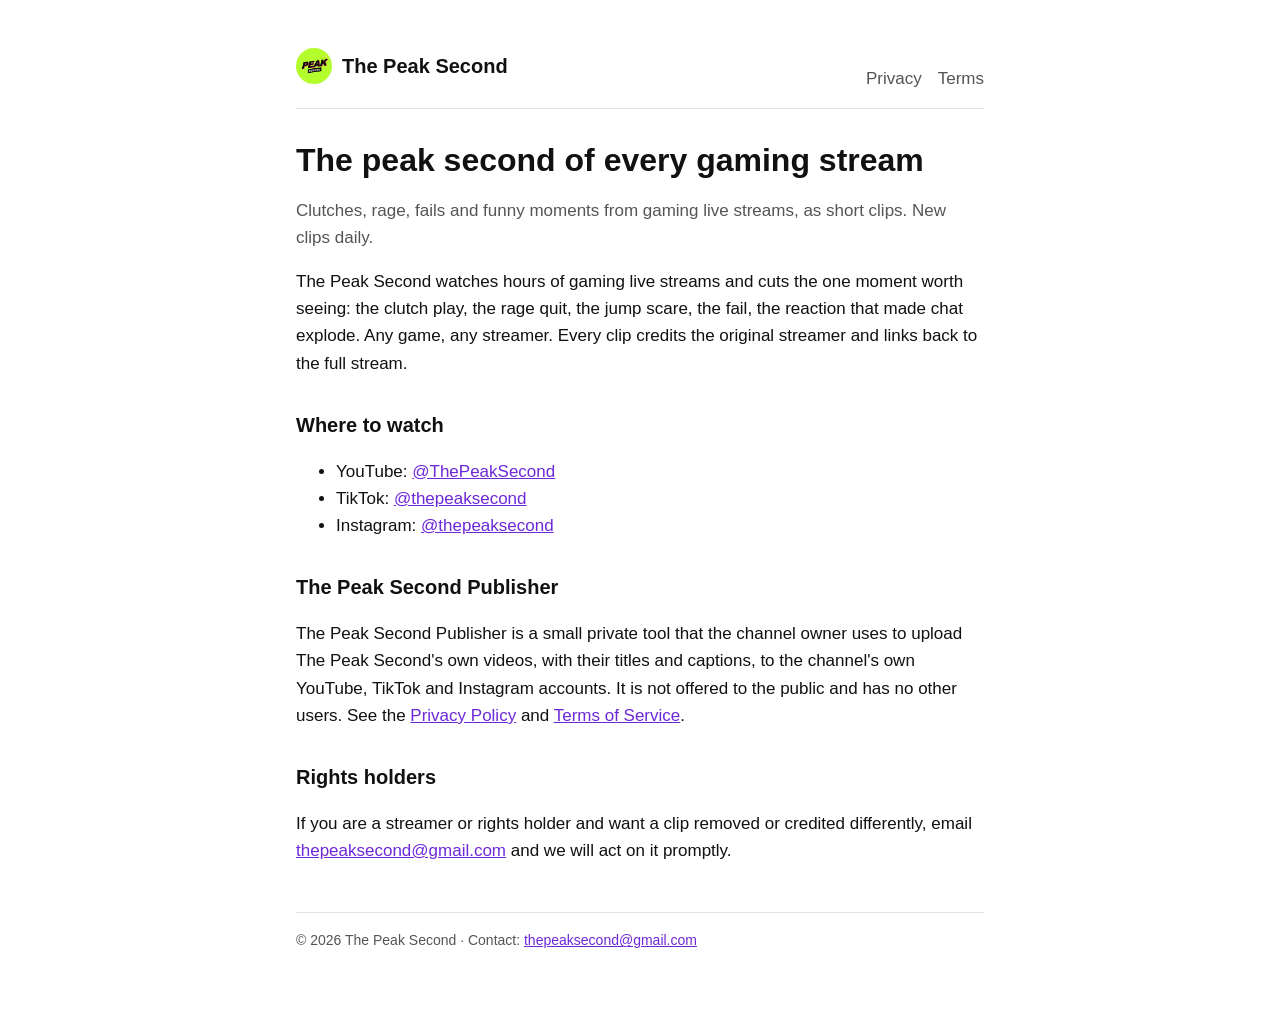
<file: index.html>
<!doctype html><html lang="en"><head><meta charset="utf-8"><meta name="viewport" content="width=device-width, initial-scale=1"><title>The Peak Second</title><meta name="description" content="The peak second of every stream: short highlight clips from live streams."><link rel="icon" type="image/png" href="favicon-64.png"><link rel="apple-touch-icon" href="apple-touch-icon.png"><meta name="theme-color" content="#b6ff2e"><meta property="og:type" content="website"><meta property="og:site_name" content="The Peak Second"><meta property="og:title" content="The Peak Second"><meta property="og:description" content="The peak second of every gaming stream: clutches, rage, fails and funny moments from live streams, as short clips. New clips daily."><meta property="og:url" content="https://taariqgit.github.io/thepeaksecond/"><meta property="og:image" content="https://taariqgit.github.io/thepeaksecond/og-image-1200x630.png"><meta name="twitter:card" content="summary_large_image"><link rel="stylesheet" href="style.css"></head><body><main><header><a class="brand" href="index.html"><img src="logo-256.png" alt="" width="36" height="36">The Peak Second</a><nav><a href="privacy.html">Privacy</a><a href="terms.html">Terms</a></nav></header>
<h1>The peak second of every gaming stream</h1>
<p class="muted">Clutches, rage, fails and funny moments from gaming live streams, as short clips. New clips daily.</p>
<p>The Peak Second watches hours of gaming live streams and cuts the one moment worth seeing: the clutch play, the rage quit, the jump scare, the fail, the reaction that made chat explode. Any game, any streamer. Every clip credits the original streamer and links back to the full stream.</p>
<h2>Where to watch</h2>
<ul>
<li>YouTube: <a href="https://www.youtube.com/@ThePeakSecond">@ThePeakSecond</a></li>
<li>TikTok: <a href="https://www.tiktok.com/@thepeaksecond">@thepeaksecond</a></li>
<li>Instagram: <a href="https://www.instagram.com/thepeaksecond/">@thepeaksecond</a></li>
</ul>
<h2>The Peak Second Publisher</h2>
<p>The Peak Second Publisher is a small private tool that the channel owner uses to upload The Peak Second's own videos, with their titles and captions, to the channel's own YouTube, TikTok and Instagram accounts. It is not offered to the public and has no other users. See the <a href="privacy.html">Privacy Policy</a> and <a href="terms.html">Terms of Service</a>.</p>
<h2>Rights holders</h2>
<p>If you are a streamer or rights holder and want a clip removed or credited differently, email <a href="mailto:thepeaksecond@gmail.com">thepeaksecond@gmail.com</a> and we will act on it promptly.</p>
<footer>© 2026 The Peak Second · Contact: <a href="mailto:thepeaksecond@gmail.com">thepeaksecond@gmail.com</a></footer></main></body></html>
</file>
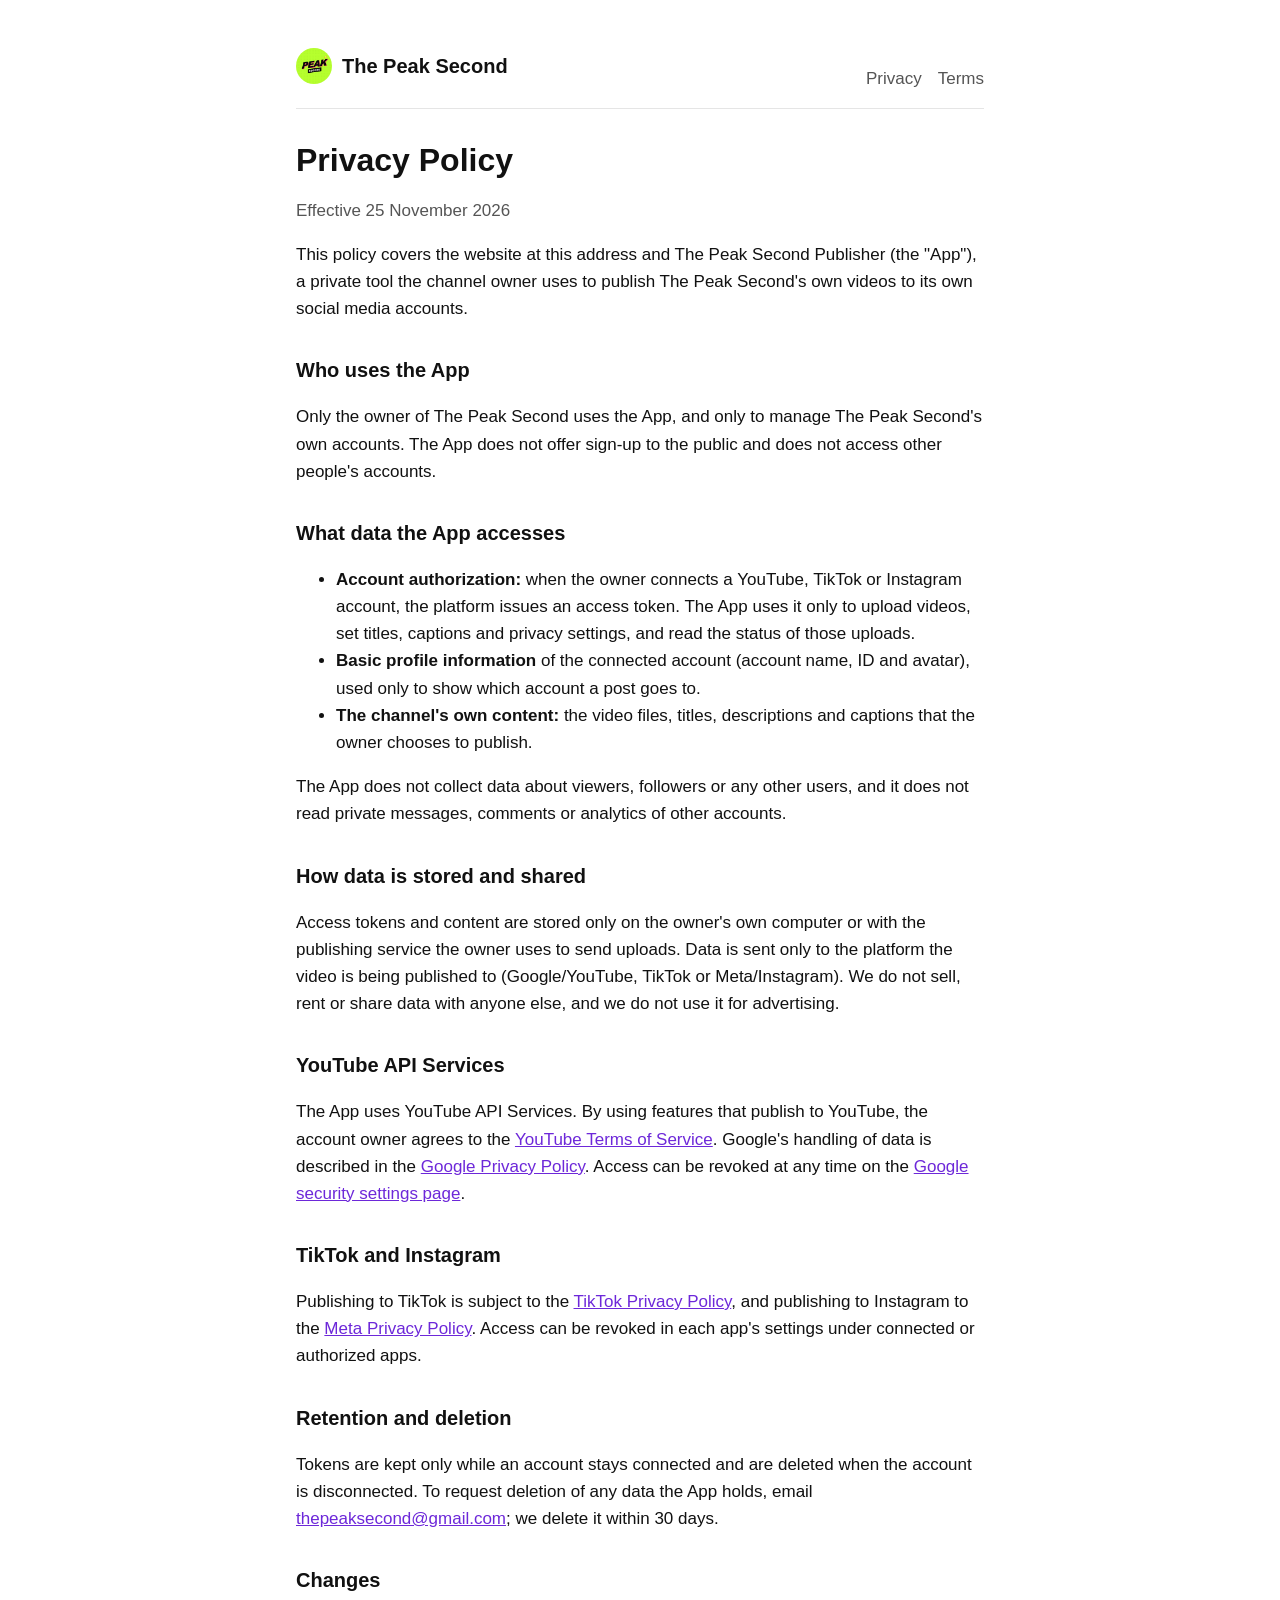
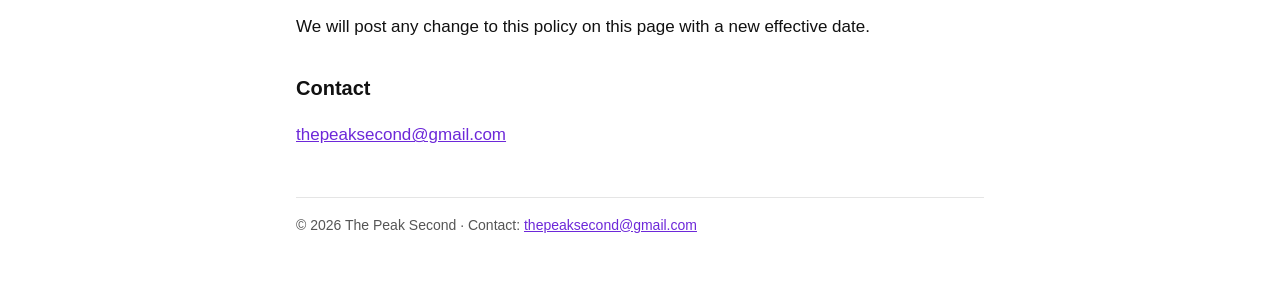
<file: privacy.html>
<!doctype html><html lang="en"><head><meta charset="utf-8"><meta name="viewport" content="width=device-width, initial-scale=1"><title>Privacy Policy · The Peak Second</title><meta name="description" content="How The Peak Second and The Peak Second Publisher handle data."><link rel="icon" type="image/png" href="favicon-64.png"><link rel="apple-touch-icon" href="apple-touch-icon.png"><meta name="theme-color" content="#b6ff2e"><meta property="og:type" content="website"><meta property="og:site_name" content="The Peak Second"><meta property="og:title" content="Privacy Policy · The Peak Second"><meta property="og:description" content="How The Peak Second and The Peak Second Publisher handle data."><meta property="og:url" content="https://taariqgit.github.io/thepeaksecond/privacy.html"><meta property="og:image" content="https://taariqgit.github.io/thepeaksecond/og-image-1200x630.png"><meta name="twitter:card" content="summary_large_image"><link rel="stylesheet" href="style.css"></head><body><main><header><a class="brand" href="index.html"><img src="logo-256.png" alt="" width="36" height="36">The Peak Second</a><nav><a href="privacy.html">Privacy</a><a href="terms.html">Terms</a></nav></header>
<h1>Privacy Policy</h1>
<p class="muted">Effective 25 November 2026</p>
<p>This policy covers the website at this address and The Peak Second Publisher (the "App"), a private tool the channel owner uses to publish The Peak Second's own videos to its own social media accounts.</p>
<h2>Who uses the App</h2>
<p>Only the owner of The Peak Second uses the App, and only to manage The Peak Second's own accounts. The App does not offer sign-up to the public and does not access other people's accounts.</p>
<h2>What data the App accesses</h2>
<ul>
<li><strong>Account authorization:</strong> when the owner connects a YouTube, TikTok or Instagram account, the platform issues an access token. The App uses it only to upload videos, set titles, captions and privacy settings, and read the status of those uploads.</li>
<li><strong>Basic profile information</strong> of the connected account (account name, ID and avatar), used only to show which account a post goes to.</li>
<li><strong>The channel's own content:</strong> the video files, titles, descriptions and captions that the owner chooses to publish.</li>
</ul>
<p>The App does not collect data about viewers, followers or any other users, and it does not read private messages, comments or analytics of other accounts.</p>
<h2>How data is stored and shared</h2>
<p>Access tokens and content are stored only on the owner's own computer or with the publishing service the owner uses to send uploads. Data is sent only to the platform the video is being published to (Google/YouTube, TikTok or Meta/Instagram). We do not sell, rent or share data with anyone else, and we do not use it for advertising.</p>
<h2 id="youtube">YouTube API Services</h2>
<p>The App uses YouTube API Services. By using features that publish to YouTube, the account owner agrees to the <a href="https://www.youtube.com/t/terms">YouTube Terms of Service</a>. Google's handling of data is described in the <a href="https://policies.google.com/privacy">Google Privacy Policy</a>. Access can be revoked at any time on the <a href="https://myaccount.google.com/connections">Google security settings page</a>.</p>
<h2>TikTok and Instagram</h2>
<p>Publishing to TikTok is subject to the <a href="https://www.tiktok.com/legal/privacy-policy">TikTok Privacy Policy</a>, and publishing to Instagram to the <a href="https://privacycenter.instagram.com/policy">Meta Privacy Policy</a>. Access can be revoked in each app's settings under connected or authorized apps.</p>
<h2 id="deletion">Retention and deletion</h2>
<p>Tokens are kept only while an account stays connected and are deleted when the account is disconnected. To request deletion of any data the App holds, email <a href="mailto:thepeaksecond@gmail.com">thepeaksecond@gmail.com</a>; we delete it within 30 days.</p>
<h2>Changes</h2>
<p>We will post any change to this policy on this page with a new effective date.</p>
<h2>Contact</h2>
<p><a href="mailto:thepeaksecond@gmail.com">thepeaksecond@gmail.com</a></p>
<footer>© 2026 The Peak Second · Contact: <a href="mailto:thepeaksecond@gmail.com">thepeaksecond@gmail.com</a></footer></main></body></html>
</file>
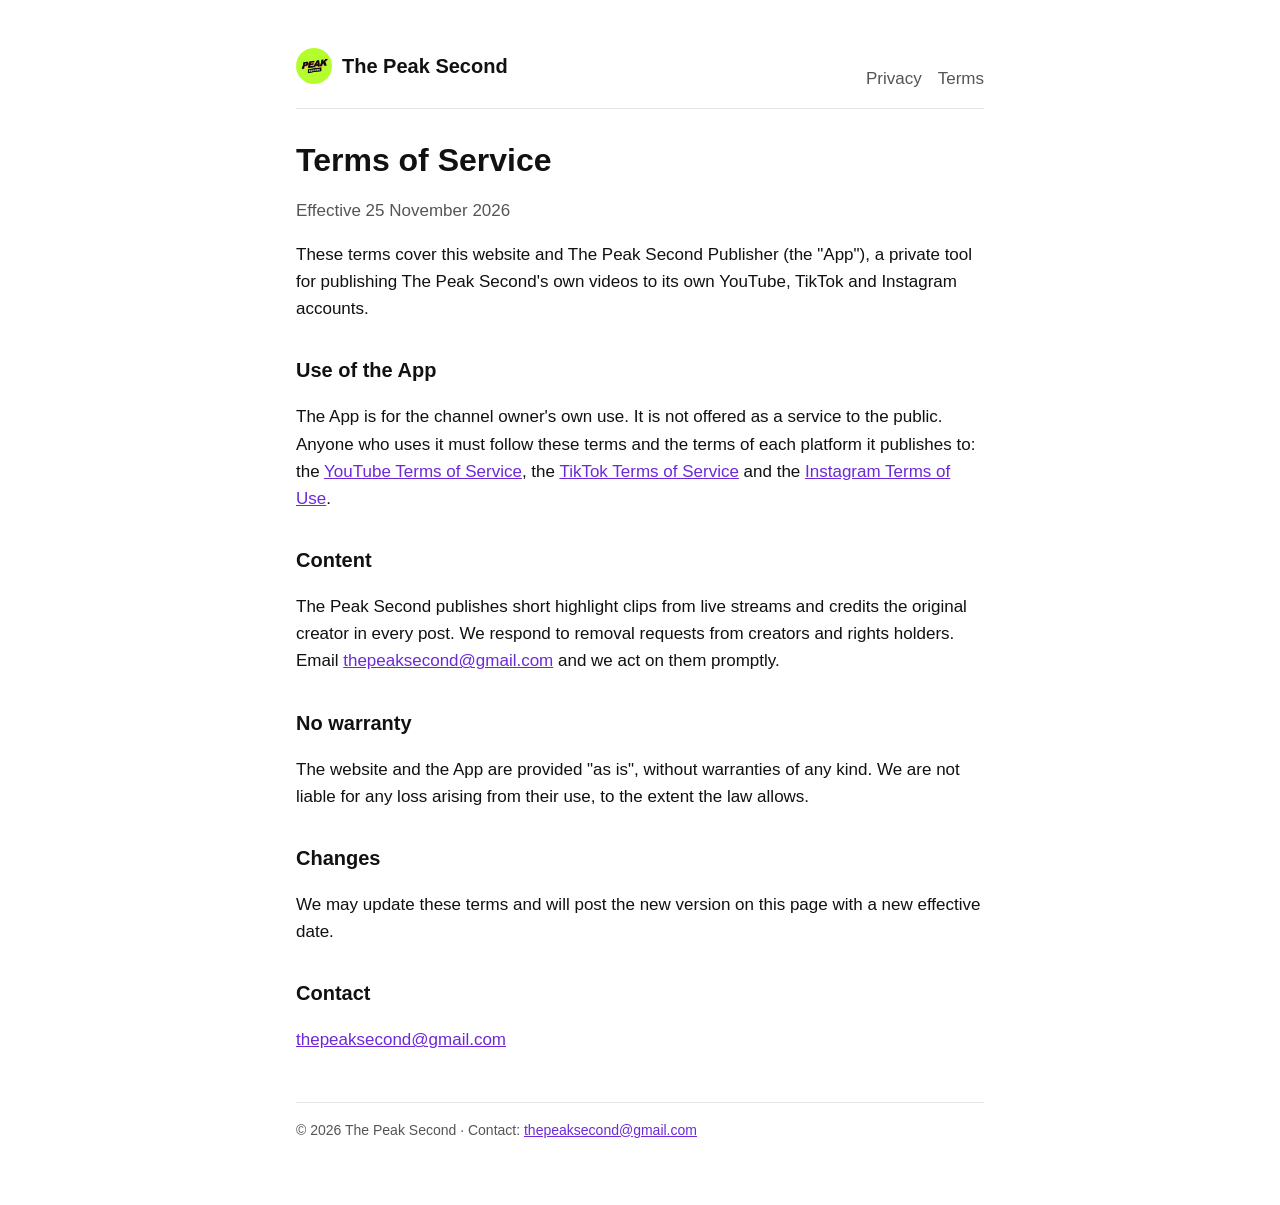
<file: terms.html>
<!doctype html><html lang="en"><head><meta charset="utf-8"><meta name="viewport" content="width=device-width, initial-scale=1"><title>Terms of Service · The Peak Second</title><meta name="description" content="Terms for using The Peak Second website and The Peak Second Publisher."><link rel="icon" type="image/png" href="favicon-64.png"><link rel="apple-touch-icon" href="apple-touch-icon.png"><meta name="theme-color" content="#b6ff2e"><meta property="og:type" content="website"><meta property="og:site_name" content="The Peak Second"><meta property="og:title" content="Terms of Service · The Peak Second"><meta property="og:description" content="Terms for The Peak Second website and The Peak Second Publisher."><meta property="og:url" content="https://taariqgit.github.io/thepeaksecond/terms.html"><meta property="og:image" content="https://taariqgit.github.io/thepeaksecond/og-image-1200x630.png"><meta name="twitter:card" content="summary_large_image"><link rel="stylesheet" href="style.css"></head><body><main><header><a class="brand" href="index.html"><img src="logo-256.png" alt="" width="36" height="36">The Peak Second</a><nav><a href="privacy.html">Privacy</a><a href="terms.html">Terms</a></nav></header>
<h1>Terms of Service</h1>
<p class="muted">Effective 25 November 2026</p>
<p>These terms cover this website and The Peak Second Publisher (the "App"), a private tool for publishing The Peak Second's own videos to its own YouTube, TikTok and Instagram accounts.</p>
<h2>Use of the App</h2>
<p>The App is for the channel owner's own use. It is not offered as a service to the public. Anyone who uses it must follow these terms and the terms of each platform it publishes to: the <a href="https://www.youtube.com/t/terms">YouTube Terms of Service</a>, the <a href="https://www.tiktok.com/legal/terms-of-service">TikTok Terms of Service</a> and the <a href="https://help.instagram.com/581066165581870">Instagram Terms of Use</a>.</p>
<h2>Content</h2>
<p>The Peak Second publishes short highlight clips from live streams and credits the original creator in every post. We respond to removal requests from creators and rights holders. Email <a href="mailto:thepeaksecond@gmail.com">thepeaksecond@gmail.com</a> and we act on them promptly.</p>
<h2>No warranty</h2>
<p>The website and the App are provided "as is", without warranties of any kind. We are not liable for any loss arising from their use, to the extent the law allows.</p>
<h2>Changes</h2>
<p>We may update these terms and will post the new version on this page with a new effective date.</p>
<h2>Contact</h2>
<p><a href="mailto:thepeaksecond@gmail.com">thepeaksecond@gmail.com</a></p>
<footer>© 2026 The Peak Second · Contact: <a href="mailto:thepeaksecond@gmail.com">thepeaksecond@gmail.com</a></footer></main></body></html>
</file>
<file: style.css>
:root { --bg:#ffffff; --fg:#111111; --muted:#555555; --accent:#6d28d9; --line:#e5e5e5; }
@media (prefers-color-scheme: dark) { :root { --bg:#0e0e10; --fg:#f2f2f2; --muted:#a3a3a3; --accent:#a78bfa; --line:#2a2a2e; } }
* { box-sizing: border-box; }
body { margin:0; background:var(--bg); color:var(--fg); font:17px/1.6 -apple-system, BlinkMacSystemFont, "Segoe UI", Roboto, sans-serif; }
main { max-width: 720px; margin: 0 auto; padding: 48px 16px 64px; }
header { display:flex; gap:16px; flex-wrap:wrap; align-items:baseline; border-bottom:1px solid var(--line); padding-bottom:16px; margin-bottom:32px; }
header a.brand { font-weight:800; font-size:20px; color:var(--fg); text-decoration:none; margin-right:auto; }
nav a { color:var(--muted); text-decoration:none; margin-left:16px; }
nav a:hover, a { color:var(--accent); }
h1 { font-size:32px; line-height:1.2; margin:0 0 8px; }
h2 { font-size:20px; margin:32px 0 8px; }
.muted { color:var(--muted); }
footer { margin-top:48px; padding-top:16px; border-top:1px solid var(--line); color:var(--muted); font-size:14px; }
header a.brand{display:inline-flex;align-items:center;gap:10px}header a.brand img{border-radius:50%}
</file>
